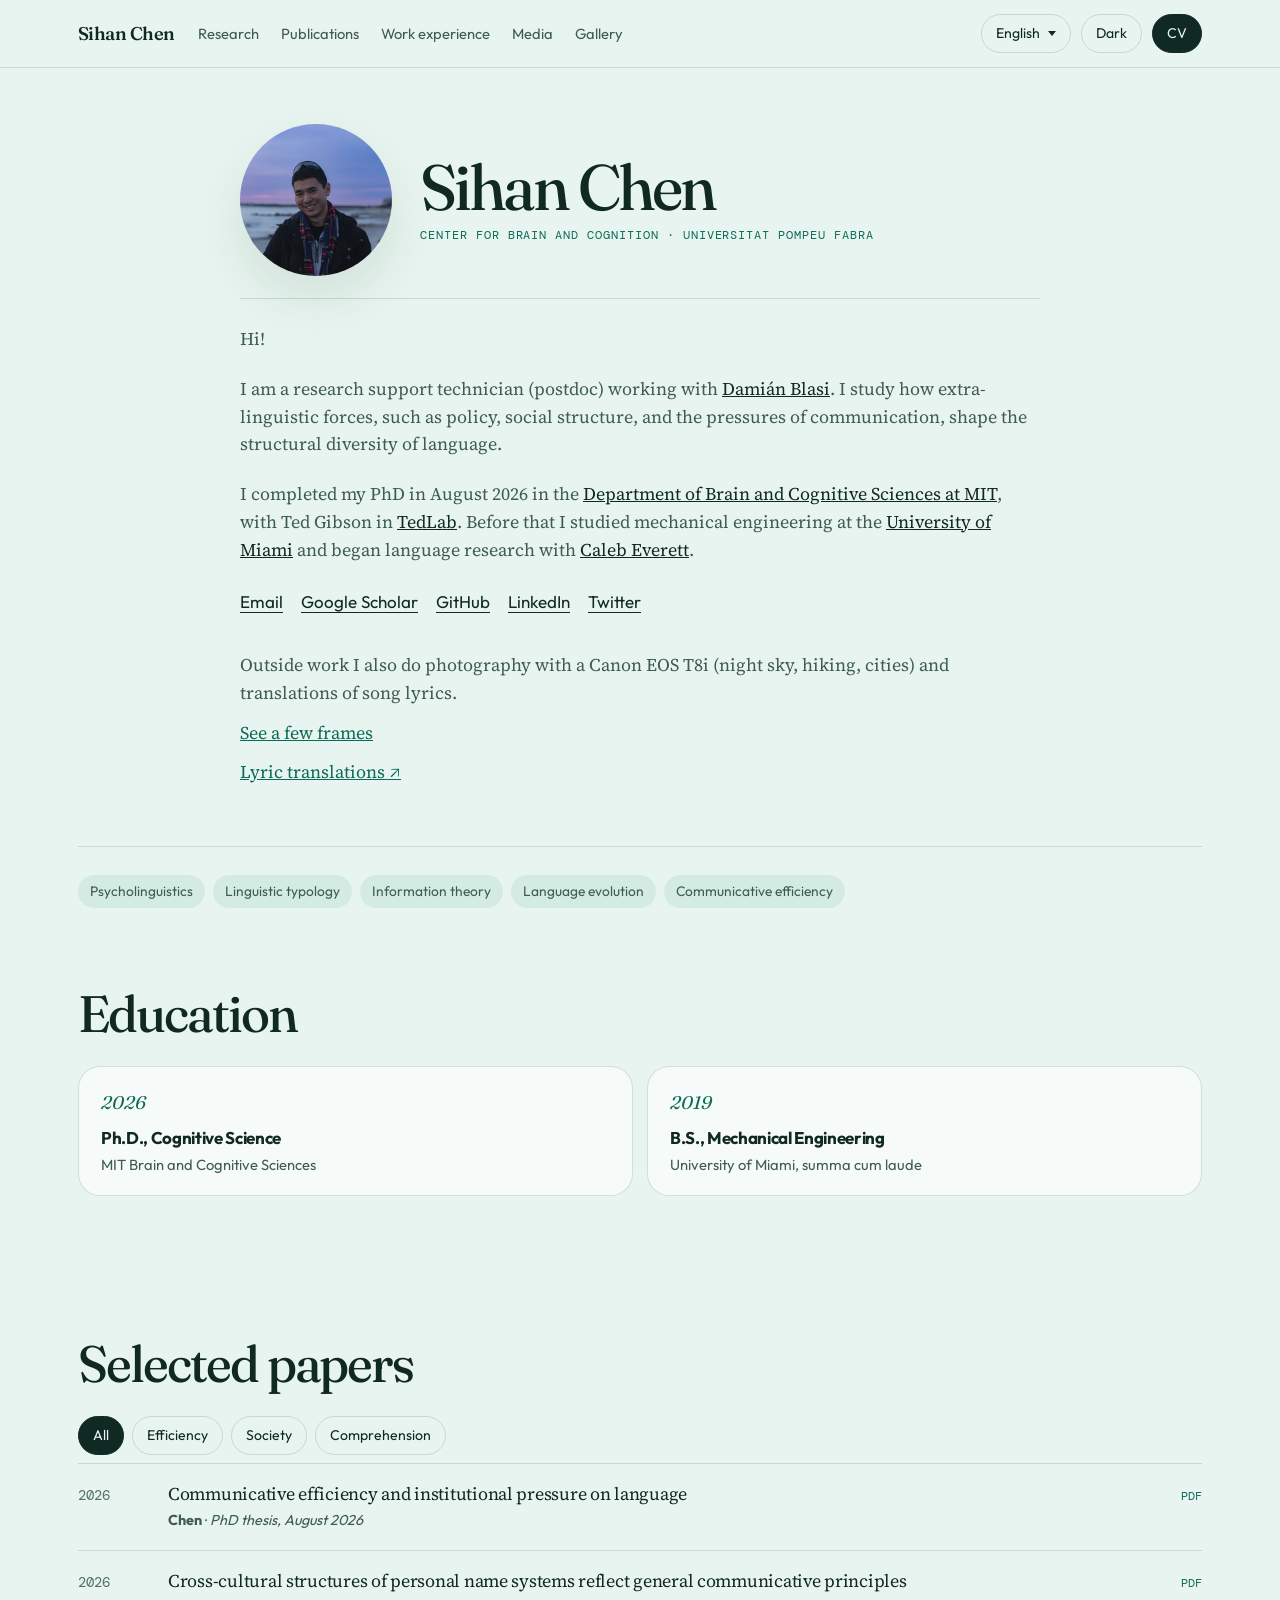
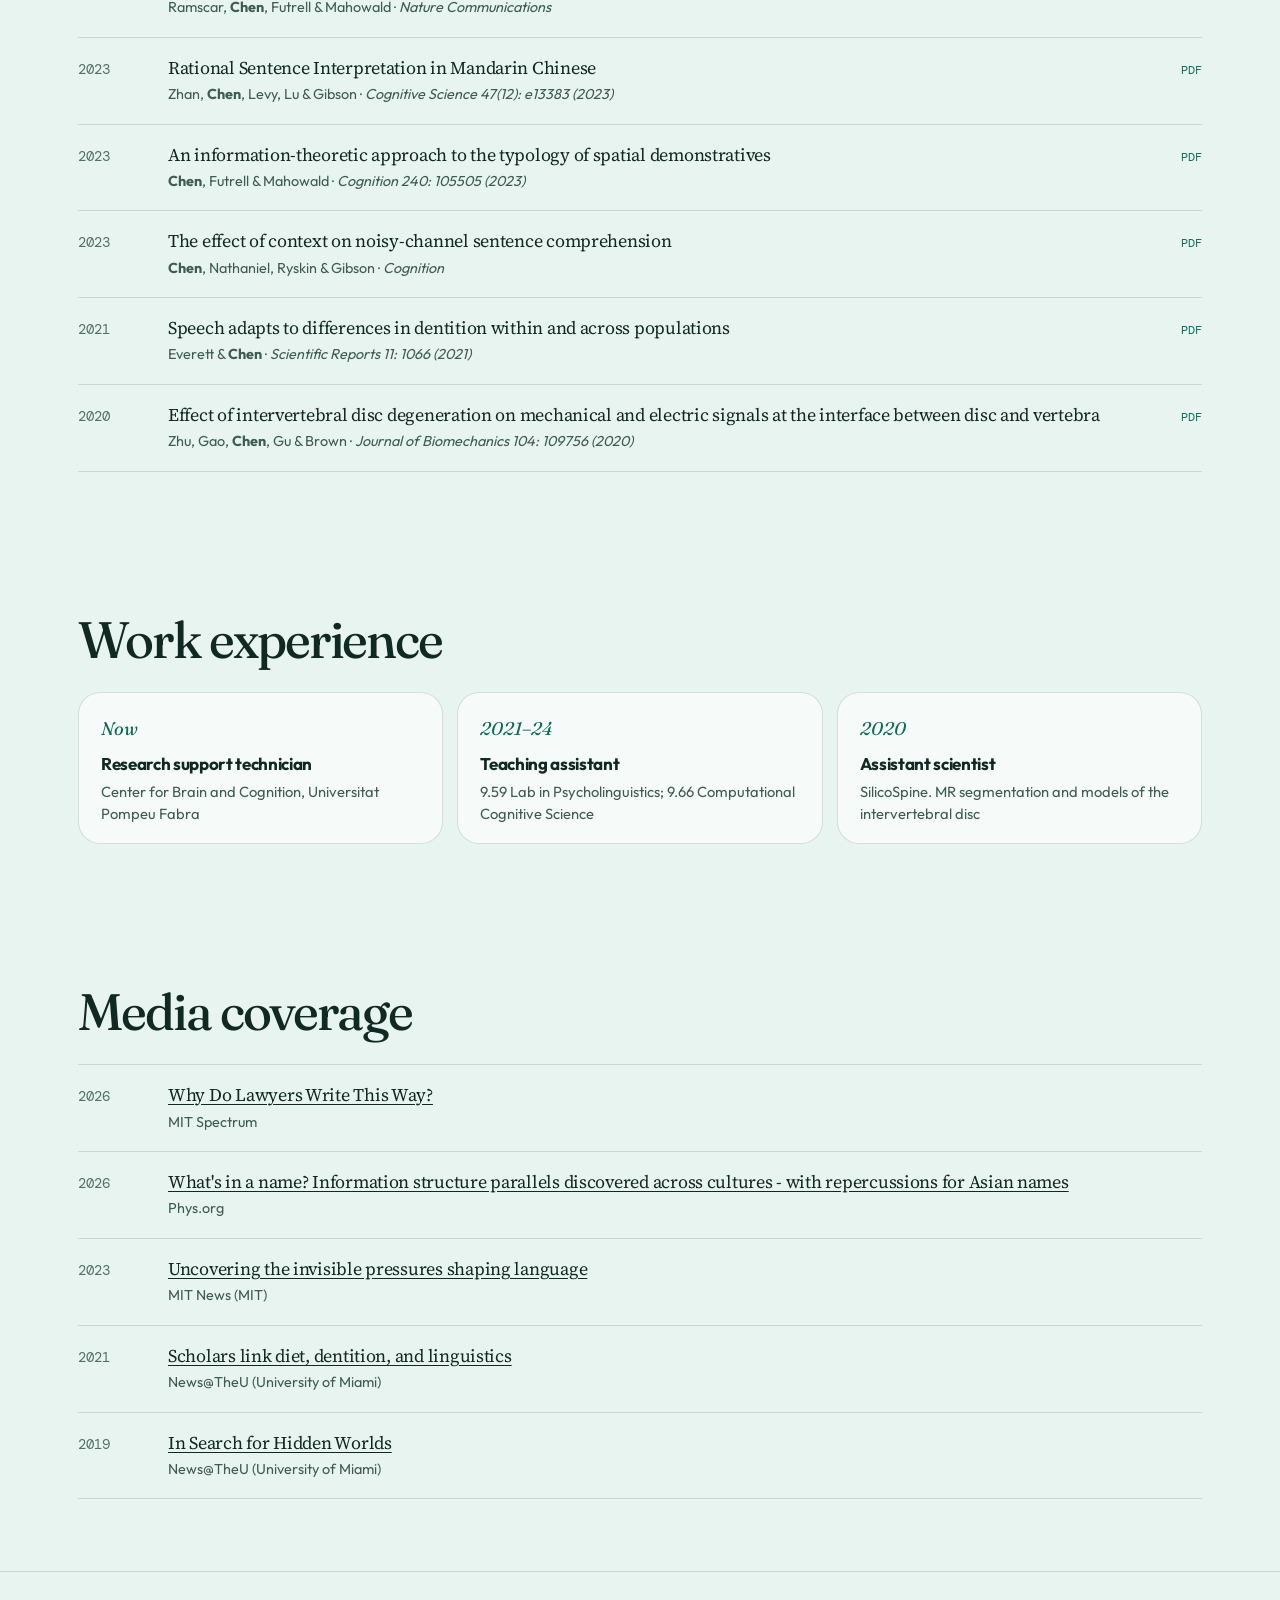
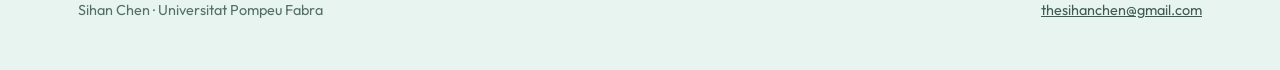
<file: index.html>
<!DOCTYPE html>
<html lang="en">
<head>
  <meta charset="utf-8">
  <meta name="viewport" content="width=device-width, initial-scale=1">
  <title>Sihan Chen</title>
  <meta name="description" content="Sihan Chen, cognitive scientist at Universitat Pompeu Fabra.">
  <link rel="preconnect" href="https://fonts.googleapis.com">
  <link rel="preconnect" href="https://fonts.gstatic.com" crossorigin>
  <link href="https://fonts.googleapis.com/css2?family=DM+Mono:wght@400;500&family=Fraunces:ital,opsz,wght@0,9..144,460;0,9..144,560;1,9..144,460&family=Outfit:wght@400;500;600&family=Source+Serif+4:ital,opsz,wght@0,8..60,400;0,8..60,600;1,8..60,400&display=swap" rel="stylesheet">

  <link rel="stylesheet" href="site.css?v=16">
</head>
<body>
  <div class="chrome">
    <header class="nav">
      <a class="brand" href="#top">Sihan Chen</a>
      <nav class="nav-links" aria-label="Primary">
                <a href="research.html">Research</a>
        <a href="publications.html">Publications</a>
        <a href="#experience">Work experience</a>
        <a href="#media">Media</a>
        <a href="gallery.html">Gallery</a>
      </nav>
      <div class="nav-actions">
        <div class="lang">
          <button class="btn lang-toggle" type="button" lang="en" aria-expanded="false" aria-haspopup="true" aria-controls="lang-menu">English<span class="caret" aria-hidden="true"></span></button>
          <ul class="lang-menu" id="lang-menu" hidden aria-label="Language">
              <li><a href="index.html" hreflang="en" lang="en" aria-current="true">English</a></li>
              <li><a href="el/index.html" hreflang="el" lang="el">Ελληνικά</a></li>
          </ul>
        </div>
        <button class="btn" id="theme-toggle" type="button" aria-pressed="false" data-dark="Dark" data-light="Light">Dark</button>
        <a class="btn solid" href="old_site/static/uploads/CV_Sihan_Chen.pdf">CV</a>
        <button class="btn menu-toggle" id="menu-toggle" type="button" aria-expanded="false" aria-controls="drawer">Menu</button>
      </div>
    </header>
    <div class="drawer" id="drawer">
            <a href="research.html">Research</a>
      <a href="publications.html">Publications</a>
      <a href="#experience">Work experience</a>
      <a href="#media">Media</a>
      <a href="gallery.html">Gallery</a>
    </div>
  </div>

  <main id="top">
    <div class="wrap">
      <section class="hero" aria-labelledby="name">
        <div class="identity">
          <img class="portrait" src="old_site/content/en/authors/admin/avatar.jpg" alt="Sihan Chen, standing on a beach at dusk">
          <div>
            <h1 id="name">Sihan Chen</h1>
            <p class="kicker">Center for Brain and Cognition · Universitat Pompeu Fabra</p>
          </div>
        </div>
        <hr class="rule">
          <p class="lede">Hi!</p>
          <p class="lede">I am a research support technician (postdoc) working with <a href="https://www.damianblasi.org/">Damián Blasi</a>. I study how extra-linguistic forces, such as policy, social structure, and the pressures of communication, shape the structural diversity of language.</p>
          <p class="lede">I completed my PhD in August 2026 in the <a href="https://bcs.mit.edu">Department of Brain and Cognitive Sciences at MIT</a>, with Ted Gibson in <a href="http://tedlab.mit.edu">TedLab</a>. Before that I studied mechanical engineering at the <a href="http://welcome.miami.edu/">University of Miami</a> and began language research with <a href="https://www.udel.edu/academics/colleges/cas/about-us/college-leadership/caleb-everett/">Caleb Everett</a>.</p>
          <div class="hero-links">
            <a href="mailto:thesihanchen@gmail.com">Email</a>
            <a href="https://scholar.google.com/citations?user=3qf6YtwAAAAJ&amp;hl=en">Google Scholar</a>
            <a href="https://github.com/cshnican">GitHub</a>
            <a href="https://www.linkedin.com/in/cshnican/">LinkedIn</a>
            <a href="https://twitter.com/cshnican">Twitter</a>
          </div>
                <aside class="aside">
            <p>Outside work I also do photography with a Canon EOS T8i (night sky, hiking, cities) and translations of song lyrics.</p>
            <p><a href="gallery.html">See a few frames</a></p>
            <p><a href="https://lyricstranslate.com/en/translator/cshnican">Lyric translations ↗</a></p>
          </aside>
      </section>

      <div class="interests" aria-label="Interests">
        <span>Psycholinguistics</span>
        <span>Linguistic typology</span>
        <span>Information theory</span>
        <span>Language evolution</span>
        <span>Communicative efficiency</span>
      </div>

      <section id="education">
        <div class="section-head">
          <h2>Education</h2>
        </div>
        <div class="cards">
          <div class="step">
            <span class="year">2026</span>
            <div>
              <strong>Ph.D., Cognitive Science</strong>
              <small>MIT Brain and Cognitive Sciences</small>
            </div>
          </div>
          <div class="step">
            <span class="year">2019</span>
            <div>
              <strong>B.S., Mechanical Engineering</strong>
              <small>University of Miami, summa cum laude</small>
            </div>
          </div>
        </div>
      </section>

      <section id="papers">
        <div class="section-head">
          <h2>Selected papers</h2>
        </div>
        <div class="filters" role="group" aria-label="Filter papers">
          <button class="btn" type="button" data-filter="all" aria-pressed="true">All</button>
          <button class="btn" type="button" data-filter="efficiency" aria-pressed="false">Efficiency</button>
          <button class="btn" type="button" data-filter="society" aria-pressed="false">Society</button>
          <button class="btn" type="button" data-filter="comprehension" aria-pressed="false">Comprehension</button>
        </div>
        <div class="papers" id="papers-list">
<article class="paper" data-tags="efficiency society">
            <span class="year">2026</span>
            <div>
              <span class="paper-title">Communicative efficiency and institutional pressure on language</span>
              <span class="meta"><strong>Chen</strong> · <i>PhD thesis, August 2026</i></span>
            </div>
            <a class="pdf" href="old_site/content/en/publication/chen2026communicative/Sihan_Chen_final_draft.pdf">PDF</a>
          </article>
<article class="paper" data-tags="efficiency society">
            <span class="year">2026</span>
            <div>
              <span class="paper-title">Cross-cultural structures of personal name systems reflect general communicative principles</span>
              <span class="meta">Ramscar, <strong>Chen</strong>, Futrell &amp; Mahowald · <i>Nature Communications</i></span>
            </div>
            <a class="pdf" href="https://www.nature.com/articles/s41467-025-67079-8">PDF</a>
          </article>
<article class="paper" data-tags="comprehension">
            <span class="year">2023</span>
            <div>
              <span class="paper-title">Rational Sentence Interpretation in Mandarin Chinese</span>
              <span class="meta">Zhan, <strong>Chen</strong>, Levy, Lu &amp; Gibson · <i>Cognitive Science 47(12): e13383 (2023)</i></span>
            </div>
            <a class="pdf" href="old_site/content/en/publication/zhan2023rational/zhan2023_rational.pdf">PDF</a>
          </article>
<article class="paper" data-tags="efficiency">
            <span class="year">2023</span>
            <div>
              <span class="paper-title">An information-theoretic approach to the typology of spatial demonstratives</span>
              <span class="meta"><strong>Chen</strong>, Futrell &amp; Mahowald · <i>Cognition 240: 105505 (2023)</i></span>
            </div>
            <a class="pdf" href="old_site/content/en/publication/chen2023deictics/chen2023_deictics.pdf">PDF</a>
          </article>
<article class="paper" data-tags="comprehension">
            <span class="year">2023</span>
            <div>
              <span class="paper-title">The effect of context on noisy-channel sentence comprehension</span>
              <span class="meta"><strong>Chen</strong>, Nathaniel, Ryskin &amp; Gibson · <i>Cognition</i></span>
            </div>
            <a class="pdf" href="https://www.sciencedirect.com/science/article/pii/S0010027723001373?dgcid=author">PDF</a>
          </article>
<article class="paper" data-tags="society">
            <span class="year">2021</span>
            <div>
              <span class="paper-title">Speech adapts to differences in dentition within and across populations</span>
              <span class="meta">Everett &amp; <strong>Chen</strong> · <i>Scientific Reports 11: 1066 (2021)</i></span>
            </div>
            <a class="pdf" href="https://www.nature.com/articles/s41598-020-80190-8.pdf">PDF</a>
          </article>
<article class="paper" data-tags="">
            <span class="year">2020</span>
            <div>
              <span class="paper-title">Effect of intervertebral disc degeneration on mechanical and electric signals at the interface between disc and vertebra</span>
              <span class="meta">Zhu, Gao, <strong>Chen</strong>, Gu &amp; Brown · <i>Journal of Biomechanics 104: 109756 (2020)</i></span>
            </div>
            <a class="pdf" href="https://www.ncbi.nlm.nih.gov/pmc/articles/PMC7297466/pdf/nihms-1581681.pdf">PDF</a>
          </article>
        </div>
      </section>

      <section id="experience">
        <div class="section-head">
          <h2>Work experience</h2>
        </div>
        <div class="cards">
          <div class="step">
            <span class="year">Now</span>
            <div>
              <strong>Research support technician</strong>
              <small>Center for Brain and Cognition, Universitat Pompeu Fabra</small>
            </div>
          </div>
          <div class="step">
            <span class="year">2021–24</span>
            <div>
              <strong>Teaching assistant</strong>
              <small>9.59 Lab in Psycholinguistics; 9.66 Computational Cognitive Science</small>
            </div>
          </div>
          <div class="step">
            <span class="year">2020</span>
            <div>
              <strong>Assistant scientist</strong>
              <small>SilicoSpine. MR segmentation and models of the intervertebral disc</small>
            </div>
          </div>
        </div>
      </section>

      <section id="media">
        <div class="section-head">
          <h2>Media coverage</h2>
        </div>
        <div class="papers">
<article class="paper media">
            <span class="year">2026</span>
            <div>
              <span class="paper-title"><a href="https://betterworld.mit.edu/spectrum/issues/summer-2026/why-do-lawyers-write-this-way/">Why Do Lawyers Write This Way?</a></span>
              <span class="meta">MIT Spectrum</span>
            </div>
          </article>
<article class="paper media">
            <span class="year">2026</span>
            <div>
              <span class="paper-title"><a href="https://phys.org/news/2026-02-parallels-cultures-repercussions-asian.html">What&#x27;s in a name? Information structure parallels discovered across cultures - with repercussions for Asian names</a></span>
              <span class="meta">Phys.org</span>
            </div>
          </article>
<article class="paper media">
            <span class="year">2023</span>
            <div>
              <span class="paper-title"><a href="https://news.mit.edu/2023/sihan-chen-uncovering-invisible-pressures-shaping-language-0627">Uncovering the invisible pressures shaping language</a></span>
              <span class="meta">MIT News (MIT)</span>
            </div>
          </article>
<article class="paper media">
            <span class="year">2021</span>
            <div>
              <span class="paper-title"><a href="https://news.miami.edu/stories/2021/01/scholars-link-diet,-dentition,-and-linguistics.html">Scholars link diet, dentition, and linguistics</a></span>
              <span class="meta">News@TheU (University of Miami)</span>
            </div>
          </article>
<article class="paper media">
            <span class="year">2019</span>
            <div>
              <span class="paper-title"><a href="https://news.miami.edu/stories/2019/03/in-search-of-hidden-worlds.html">In Search for Hidden Worlds</a></span>
              <span class="meta">News@TheU (University of Miami)</span>
            </div>
          </article>
        </div>
      </section>
    </div>
  </main>

  <footer>
    <div class="wrap foot">
      <span>Sihan Chen · Universitat Pompeu Fabra</span>
      <span><a href="mailto:thesihanchen@gmail.com">thesihanchen@gmail.com</a></span>
    </div>
  </footer>

  <script src="site.js?v=13"></script>
</body>
</html>
</file>
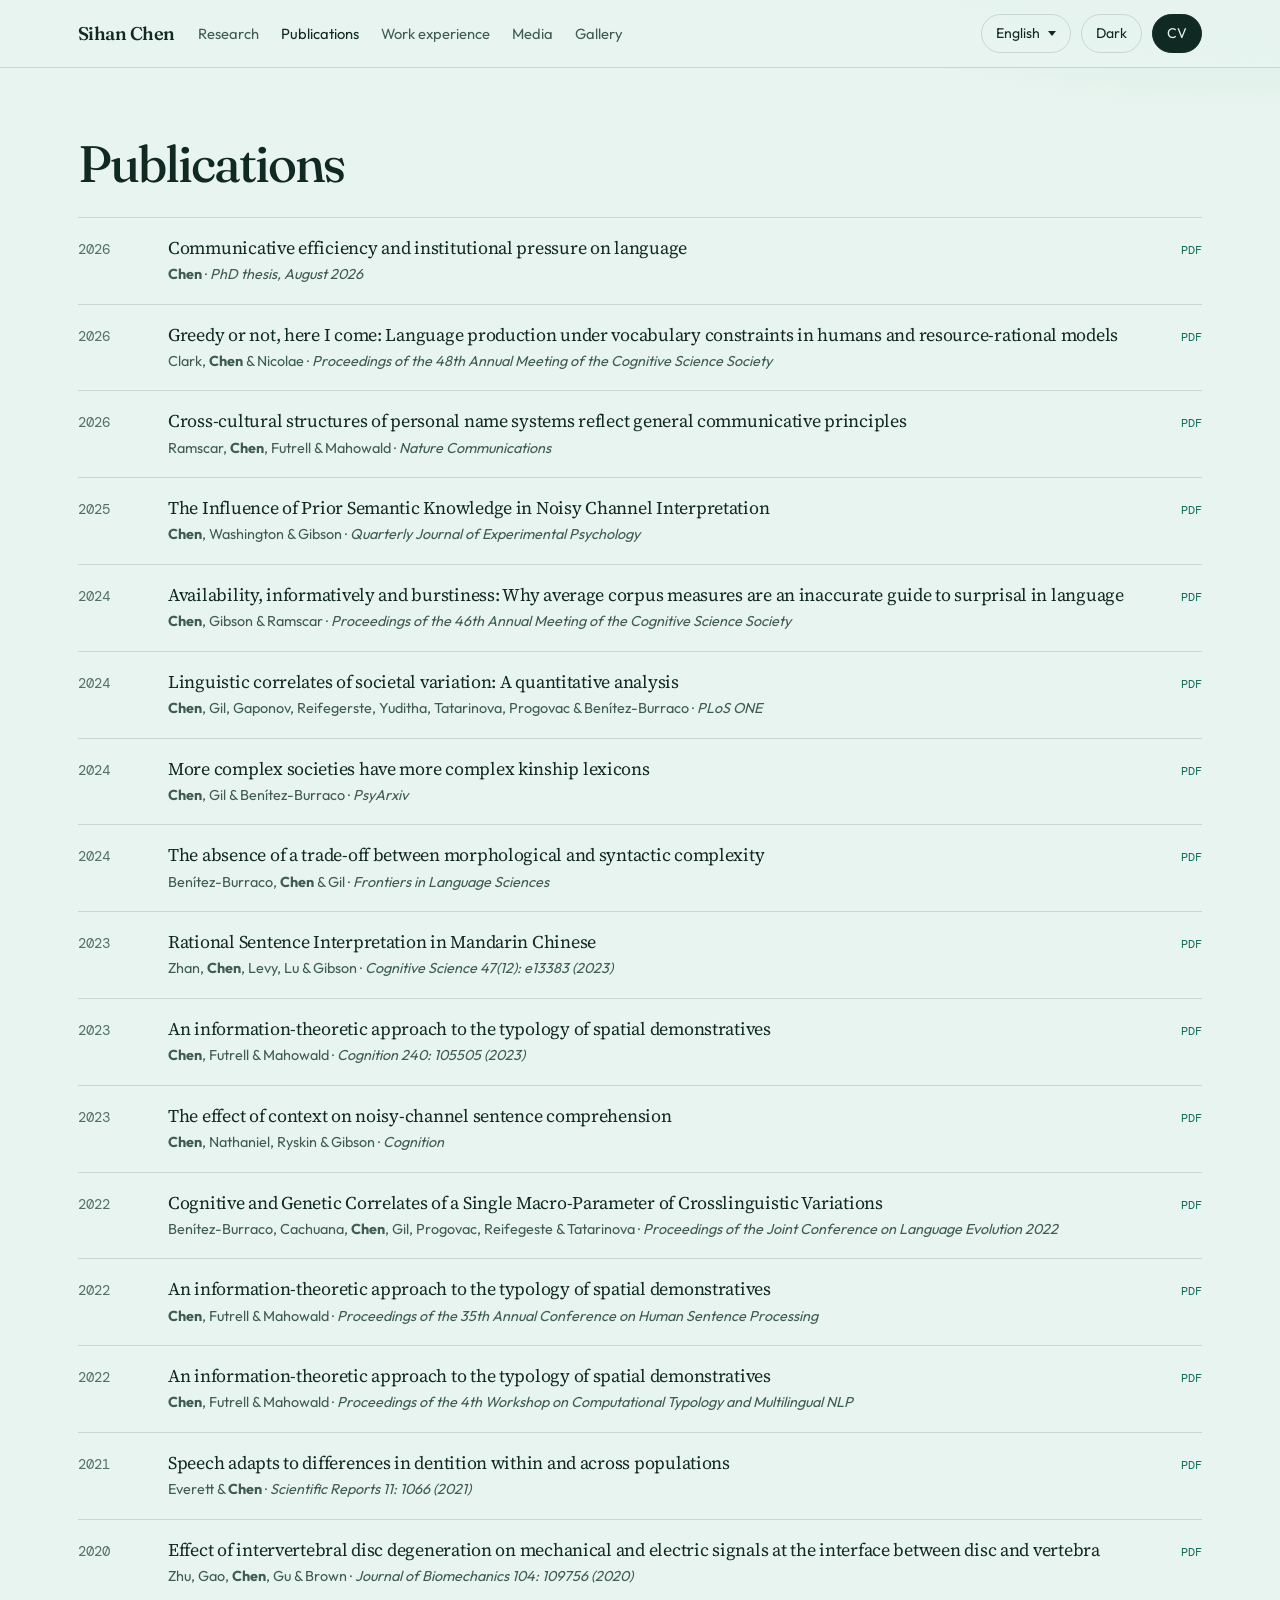
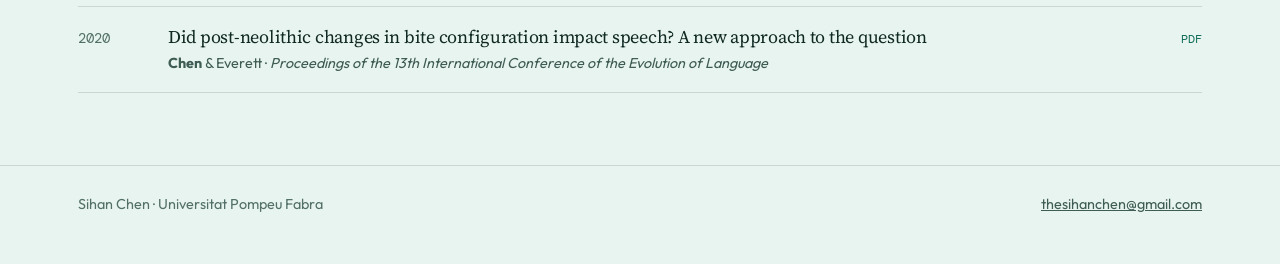
<file: publications.html>
<!DOCTYPE html>
<html lang="en">
<head>
  <meta charset="utf-8">
  <meta name="viewport" content="width=device-width, initial-scale=1">
  <title>Publications — Sihan Chen</title>
  <link rel="preconnect" href="https://fonts.googleapis.com">
  <link rel="preconnect" href="https://fonts.gstatic.com" crossorigin>
  <link href="https://fonts.googleapis.com/css2?family=DM+Mono:wght@400;500&family=Fraunces:ital,opsz,wght@0,9..144,460;0,9..144,560;1,9..144,460&family=Outfit:wght@400;500;600&family=Source+Serif+4:ital,opsz,wght@0,8..60,400;0,8..60,600;1,8..60,400&display=swap" rel="stylesheet">

  <link rel="stylesheet" href="site.css?v=16">
</head>
<body>
  <div class="chrome">
    <header class="nav">
      <a class="brand" href="index.html">Sihan Chen</a>
      <nav class="nav-links" aria-label="Primary">
                <a href="research.html">Research</a>
        <a href="publications.html" aria-current="page">Publications</a>
        <a href="index.html#experience">Work experience</a>
        <a href="index.html#media">Media</a>
        <a href="gallery.html">Gallery</a>
      </nav>
      <div class="nav-actions">
        <div class="lang">
          <button class="btn lang-toggle" type="button" lang="en" aria-expanded="false" aria-haspopup="true" aria-controls="lang-menu">English<span class="caret" aria-hidden="true"></span></button>
          <ul class="lang-menu" id="lang-menu" hidden aria-label="Language">
              <li><a href="publications.html" hreflang="en" lang="en" aria-current="true">English</a></li>
              <li><a href="el/publications.html" hreflang="el" lang="el">Ελληνικά</a></li>
          </ul>
        </div>
        <button class="btn" id="theme-toggle" type="button" aria-pressed="false" data-dark="Dark" data-light="Light">Dark</button>
        <a class="btn solid" href="old_site/static/uploads/CV_Sihan_Chen.pdf">CV</a>
        <button class="btn menu-toggle" id="menu-toggle" type="button" aria-expanded="false" aria-controls="drawer">Menu</button>
      </div>
    </header>
    <div class="drawer" id="drawer">
            <a href="research.html">Research</a>
      <a href="publications.html">Publications</a>
      <a href="index.html#experience">Work experience</a>
      <a href="index.html#media">Media</a>
      <a href="gallery.html">Gallery</a>
    </div>
  </div>

  <main>
    <div class="wrap">
      <section>
        <div class="section-head">
          <h1 class="page-title">Publications</h1>
        </div>
        <div class="papers">
<article class="paper">
            <span class="year">2026</span>
            <div>
              <span class="paper-title">Communicative efficiency and institutional pressure on language</span>
              <span class="meta"><strong>Chen</strong> · <i>PhD thesis, August 2026</i></span>
            </div>
            <a class="pdf" href="old_site/content/en/publication/chen2026communicative/Sihan_Chen_final_draft.pdf">PDF</a>
          </article>
<article class="paper">
            <span class="year">2026</span>
            <div>
              <span class="paper-title">Greedy or not, here I come: Language production under vocabulary constraints in humans and resource-rational models</span>
              <span class="meta">Clark, <strong>Chen</strong> &amp; Nicolae · <i>Proceedings of the 48th Annual Meeting of the Cognitive Science Society</i></span>
            </div>
            <a class="pdf" href="old_site/content/en/publication/clark2026greedy/greedy_or_not.pdf">PDF</a>
          </article>
<article class="paper">
            <span class="year">2026</span>
            <div>
              <span class="paper-title">Cross-cultural structures of personal name systems reflect general communicative principles</span>
              <span class="meta">Ramscar, <strong>Chen</strong>, Futrell &amp; Mahowald · <i>Nature Communications</i></span>
            </div>
            <a class="pdf" href="https://www.nature.com/articles/s41467-025-67079-8">PDF</a>
          </article>
<article class="paper">
            <span class="year">2025</span>
            <div>
              <span class="paper-title">The Influence of Prior Semantic Knowledge in Noisy Channel Interpretation</span>
              <span class="meta"><strong>Chen</strong>, Washington &amp; Gibson · <i>Quarterly Journal of Experimental Psychology</i></span>
            </div>
            <a class="pdf" href="https://journals.sagepub.com/doi/full/10.1177/17470218251383526">PDF</a>
          </article>
<article class="paper">
            <span class="year">2024</span>
            <div>
              <span class="paper-title">Availability, informatively and burstiness: Why average corpus measures are an inaccurate guide to surprisal in language</span>
              <span class="meta"><strong>Chen</strong>, Gibson &amp; Ramscar · <i>Proceedings of the 46th Annual Meeting of the Cognitive Science Society</i></span>
            </div>
            <a class="pdf" href="old_site/content/en/publication/chen2024availability/Classifier_stuff_cogsci.pdf">PDF</a>
          </article>
<article class="paper">
            <span class="year">2024</span>
            <div>
              <span class="paper-title">Linguistic correlates of societal variation: A quantitative analysis</span>
              <span class="meta"><strong>Chen</strong>, Gil, Gaponov, Reifegerste, Yuditha, Tatarinova, Progovac &amp; Benítez-Burraco · <i>PLoS ONE</i></span>
            </div>
            <a class="pdf" href="old_site/content/en/publication/chen2024linguistic/journal.pone.0300838.pdf">PDF</a>
          </article>
<article class="paper">
            <span class="year">2024</span>
            <div>
              <span class="paper-title">More complex societies have more complex kinship lexicons</span>
              <span class="meta"><strong>Chen</strong>, Gil &amp; Benítez-Burraco · <i>PsyArxiv</i></span>
            </div>
            <a class="pdf" href="old_site/content/en/publication/chen2024kinship/More_complex_societies_have_more_complex_kinship_lexicons%20%281%29.pdf">PDF</a>
          </article>
<article class="paper">
            <span class="year">2024</span>
            <div>
              <span class="paper-title">The absence of a trade-off between morphological and syntactic complexity</span>
              <span class="meta">Benítez-Burraco, <strong>Chen</strong> &amp; Gil · <i>Frontiers in Language Sciences</i></span>
            </div>
            <a class="pdf" href="old_site/content/en/publication/benitezburraco2024the/abb_chen_gil_2024.pdf">PDF</a>
          </article>
<article class="paper">
            <span class="year">2023</span>
            <div>
              <span class="paper-title">Rational Sentence Interpretation in Mandarin Chinese</span>
              <span class="meta">Zhan, <strong>Chen</strong>, Levy, Lu &amp; Gibson · <i>Cognitive Science 47(12): e13383 (2023)</i></span>
            </div>
            <a class="pdf" href="old_site/content/en/publication/zhan2023rational/zhan2023_rational.pdf">PDF</a>
          </article>
<article class="paper">
            <span class="year">2023</span>
            <div>
              <span class="paper-title">An information-theoretic approach to the typology of spatial demonstratives</span>
              <span class="meta"><strong>Chen</strong>, Futrell &amp; Mahowald · <i>Cognition 240: 105505 (2023)</i></span>
            </div>
            <a class="pdf" href="old_site/content/en/publication/chen2023deictics/chen2023_deictics.pdf">PDF</a>
          </article>
<article class="paper">
            <span class="year">2023</span>
            <div>
              <span class="paper-title">The effect of context on noisy-channel sentence comprehension</span>
              <span class="meta"><strong>Chen</strong>, Nathaniel, Ryskin &amp; Gibson · <i>Cognition</i></span>
            </div>
            <a class="pdf" href="https://www.sciencedirect.com/science/article/pii/S0010027723001373?dgcid=author">PDF</a>
          </article>
<article class="paper">
            <span class="year">2022</span>
            <div>
              <span class="paper-title">Cognitive and Genetic Correlates of a Single Macro-Parameter of Crosslinguistic Variations</span>
              <span class="meta">Benítez-Burraco, Cachuana, <strong>Chen</strong>, Gil, Progovac, Reifegeste &amp; Tatarinova · <i>Proceedings of the Joint Conference on Language Evolution 2022</i></span>
            </div>
            <a class="pdf" href="https://evolang.org/jcole2022/proceedings/papers/JCoLE2022_paper_12.pdf">PDF</a>
          </article>
<article class="paper">
            <span class="year">2022</span>
            <div>
              <span class="paper-title">An information-theoretic approach to the typology of spatial demonstratives</span>
              <span class="meta"><strong>Chen</strong>, Futrell &amp; Mahowald · <i>Proceedings of the 35th Annual Conference on Human Sentence Processing</i></span>
            </div>
            <a class="pdf" href="https://drive.google.com/file/d/1_uKQh8zJqcabWGZeqvNDPj8Bhbdh5zRy/view?usp=sharing">PDF</a>
          </article>
<article class="paper">
            <span class="year">2022</span>
            <div>
              <span class="paper-title">An information-theoretic approach to the typology of spatial demonstratives</span>
              <span class="meta"><strong>Chen</strong>, Futrell &amp; Mahowald · <i>Proceedings of the 4th Workshop on Computational Typology and Multilingual NLP</i></span>
            </div>
            <a class="pdf" href="https://sigtyp.github.io/workshops/2022/sigtyp/papers/SIGTYP4.pdf">PDF</a>
          </article>
<article class="paper">
            <span class="year">2021</span>
            <div>
              <span class="paper-title">Speech adapts to differences in dentition within and across populations</span>
              <span class="meta">Everett &amp; <strong>Chen</strong> · <i>Scientific Reports 11: 1066 (2021)</i></span>
            </div>
            <a class="pdf" href="https://www.nature.com/articles/s41598-020-80190-8.pdf">PDF</a>
          </article>
<article class="paper">
            <span class="year">2020</span>
            <div>
              <span class="paper-title">Effect of intervertebral disc degeneration on mechanical and electric signals at the interface between disc and vertebra</span>
              <span class="meta">Zhu, Gao, <strong>Chen</strong>, Gu &amp; Brown · <i>Journal of Biomechanics 104: 109756 (2020)</i></span>
            </div>
            <a class="pdf" href="https://www.ncbi.nlm.nih.gov/pmc/articles/PMC7297466/pdf/nihms-1581681.pdf">PDF</a>
          </article>
<article class="paper">
            <span class="year">2020</span>
            <div>
              <span class="paper-title">Did post-neolithic changes in bite configuration impact speech? A new approach to the question</span>
              <span class="meta"><strong>Chen</strong> &amp; Everett · <i>Proceedings of the 13th International Conference of the Evolution of Language</i></span>
            </div>
            <a class="pdf" href="https://brussels.evolang.org/proceedings/papers/EvoLang13_paper_28.pdf">PDF</a>
          </article>
        </div>
      </section>
    </div>
  </main>

  <footer>
    <div class="wrap foot">
      <span>Sihan Chen · Universitat Pompeu Fabra</span>
      <span><a href="mailto:thesihanchen@gmail.com">thesihanchen@gmail.com</a></span>
    </div>
  </footer>

  <script src="site.js?v=13"></script>
</body>
</html>
</file>
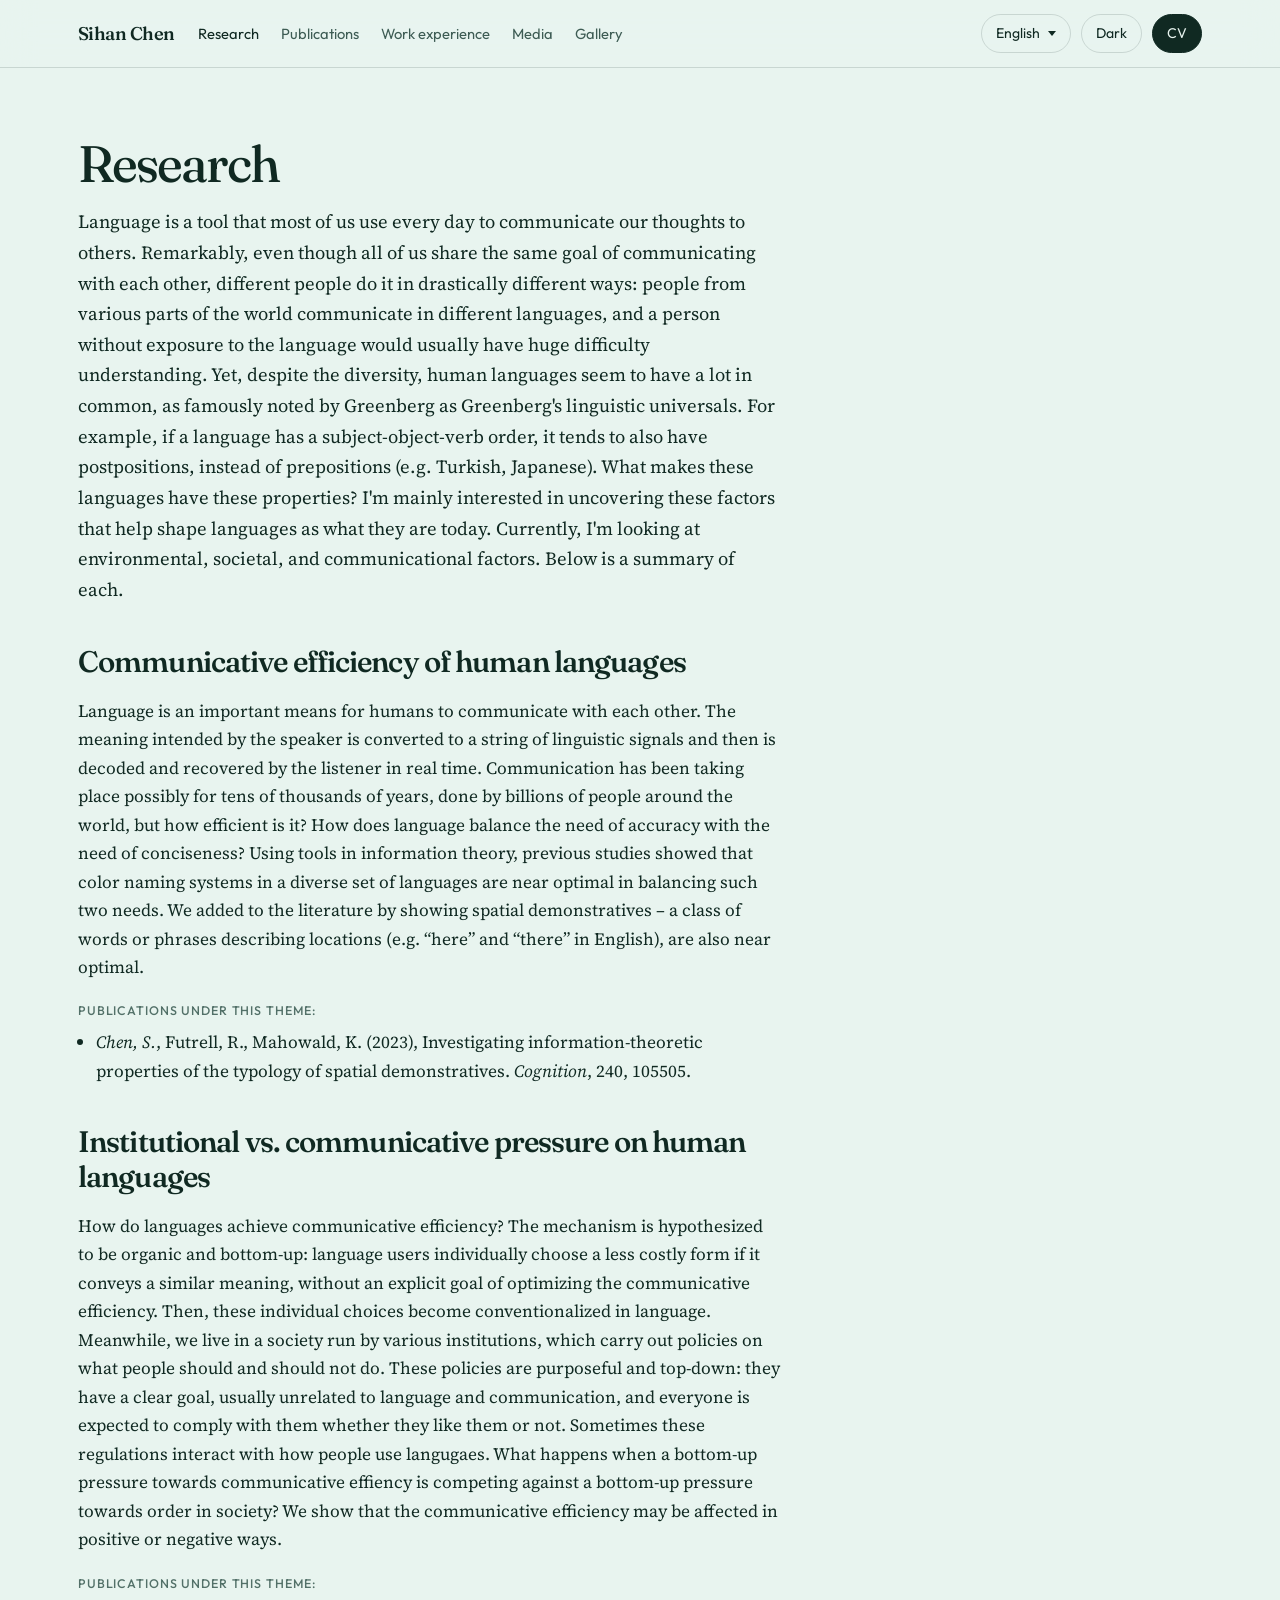
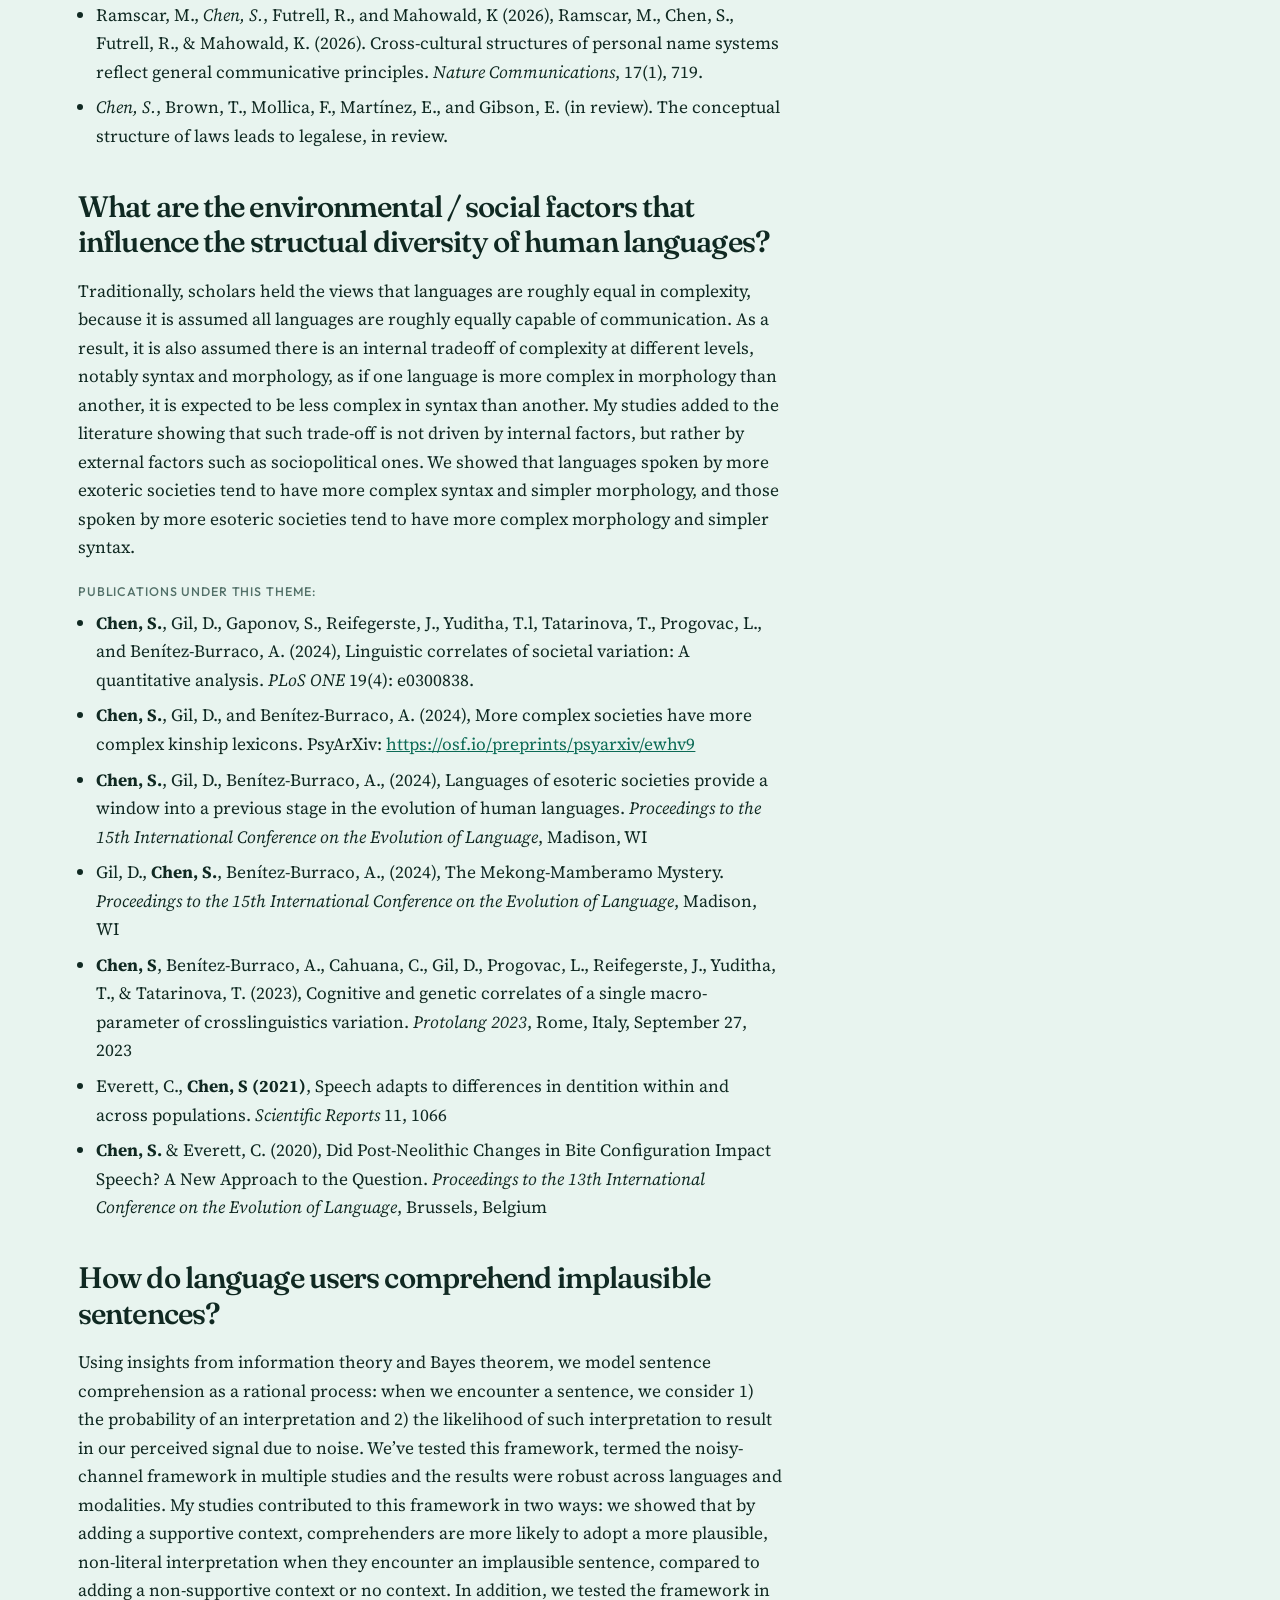
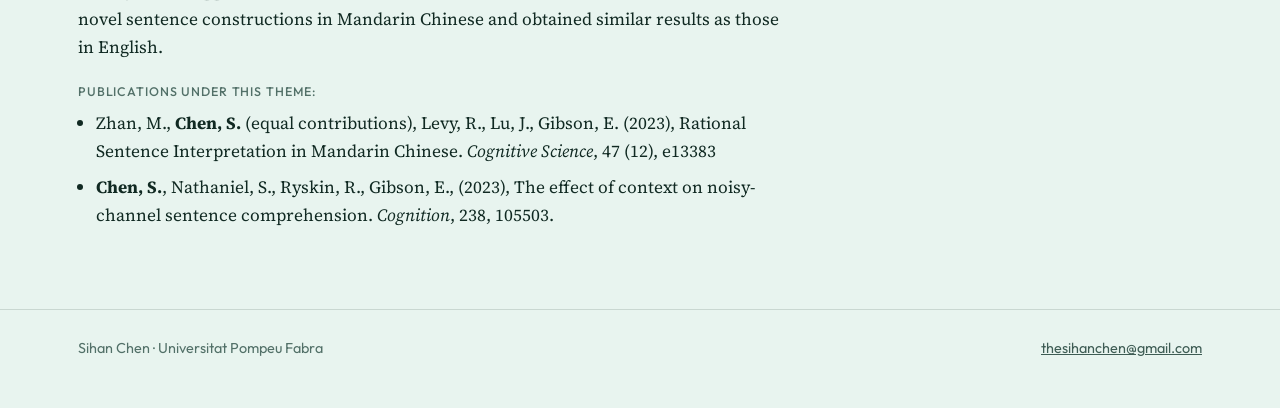
<file: research.html>
<!DOCTYPE html>
<html lang="en">
<head>
  <meta charset="utf-8">
  <meta name="viewport" content="width=device-width, initial-scale=1">
  <title>Research — Sihan Chen</title>
  <link rel="preconnect" href="https://fonts.googleapis.com">
  <link rel="preconnect" href="https://fonts.gstatic.com" crossorigin>
  <link href="https://fonts.googleapis.com/css2?family=DM+Mono:wght@400;500&family=Fraunces:ital,opsz,wght@0,9..144,460;0,9..144,560;1,9..144,460&family=Outfit:wght@400;500;600&family=Source+Serif+4:ital,opsz,wght@0,8..60,400;0,8..60,600;1,8..60,400&display=swap" rel="stylesheet">

  <link rel="stylesheet" href="site.css?v=16">
</head>
<body>
  <div class="chrome">
    <header class="nav">
      <a class="brand" href="index.html">Sihan Chen</a>
      <nav class="nav-links" aria-label="Primary">
                <a href="research.html" aria-current="page">Research</a>
        <a href="publications.html">Publications</a>
        <a href="index.html#experience">Work experience</a>
        <a href="index.html#media">Media</a>
        <a href="gallery.html">Gallery</a>
      </nav>
      <div class="nav-actions">
        <div class="lang">
          <button class="btn lang-toggle" type="button" lang="en" aria-expanded="false" aria-haspopup="true" aria-controls="lang-menu">English<span class="caret" aria-hidden="true"></span></button>
          <ul class="lang-menu" id="lang-menu" hidden aria-label="Language">
              <li><a href="research.html" hreflang="en" lang="en" aria-current="true">English</a></li>
              <li><a href="el/index.html" hreflang="el" lang="el">Ελληνικά</a></li>
          </ul>
        </div>
        <button class="btn" id="theme-toggle" type="button" aria-pressed="false" data-dark="Dark" data-light="Light">Dark</button>
        <a class="btn solid" href="old_site/static/uploads/CV_Sihan_Chen.pdf">CV</a>
        <button class="btn menu-toggle" id="menu-toggle" type="button" aria-expanded="false" aria-controls="drawer">Menu</button>
      </div>
    </header>
    <div class="drawer" id="drawer">
            <a href="research.html">Research</a>
      <a href="publications.html">Publications</a>
      <a href="index.html#experience">Work experience</a>
      <a href="index.html#media">Media</a>
      <a href="gallery.html">Gallery</a>
    </div>
  </div>

  <main>
    <div class="wrap">
      <section class="copy">
        <h1 class="page-title">Research</h1>
        <p class="lead">Language is a tool that most of us use every day to communicate our thoughts to others. Remarkably, even though all of us share the same goal of communicating with each other, different people do it in drastically different ways: people from various parts of the world communicate in different languages, and a person without exposure to the language would usually have huge difficulty understanding. Yet, despite the diversity, human languages seem to have a lot in common, as famously noted by Greenberg as Greenberg&#x27;s linguistic universals. For example, if a language has a subject-object-verb order, it tends to also have postpositions, instead of prepositions (e.g. Turkish, Japanese). What makes these languages have these properties? I&#x27;m mainly interested in uncovering these factors that help shape languages as what they are today. Currently, I&#x27;m looking at environmental, societal, and communicational factors. Below is a summary of each.</p>
        <h2>Communicative efficiency of human languages</h2>
        <p>Language is an important means for humans to communicate with each other. The meaning intended by the speaker is converted to a string of linguistic signals and then is decoded and recovered by the listener in real time. Communication has been taking place possibly for tens of thousands of years, done by billions of people around the world, but how efficient is it? How does language balance the need of accuracy with the need of conciseness? Using tools in information theory, previous studies showed that color naming systems in a diverse set of languages are near optimal in balancing such two needs. We added to the literature by showing spatial demonstratives – a class of words or phrases describing locations (e.g. “here” and “there” in English), are also near optimal.</p>
        <h3>Publications under this theme:</h3>
        <ul>
          <li><em>Chen, S.</em>, Futrell, R., Mahowald, K. (2023), Investigating information-theoretic properties of the typology of spatial demonstratives. <em>Cognition</em>, 240, 105505.</li>
        </ul>
        <h2>Institutional vs. communicative pressure on human languages</h2>
        <p>How do languages achieve communicative efficiency? The mechanism is hypothesized to be organic and bottom-up: language users individually choose a less costly form if it conveys a similar meaning, without an explicit goal of optimizing the communicative efficiency. Then, these individual choices become conventionalized in language. Meanwhile, we live in a society run by various institutions, which carry out policies on what people should and should not do. These policies are purposeful and top-down: they have a clear goal, usually unrelated to language and communication, and everyone is expected to comply with them whether they like them or not. Sometimes these regulations interact with how people use langugaes. What happens when a bottom-up pressure towards communicative effiency is competing against a bottom-up pressure towards order in society? We show that the communicative efficiency may be affected in positive or negative ways.</p>
        <h3>Publications under this theme:</h3>
        <ul>
          <li>Ramscar, M., <em>Chen, S.</em>, Futrell, R., and Mahowald, K (2026), Ramscar, M., Chen, S., Futrell, R., &amp; Mahowald, K. (2026). Cross-cultural structures of personal name systems reflect general communicative principles. <em>Nature Communications</em>, 17(1), 719.</li>
          <li><em>Chen, S.</em>, Brown, T., Mollica, F., Martínez, E., and Gibson, E. (in review). The conceptual structure of laws leads to legalese, in review.</li>
        </ul>
        <h2>What are the environmental / social factors that influence the structual diversity of human languages?</h2>
        <p>Traditionally, scholars held the views that languages are roughly equal in complexity, because it is assumed all languages are roughly equally capable of communication. As a result, it is also assumed there is an internal tradeoff of complexity at different levels, notably syntax and morphology, as if one language is more complex in morphology than another, it is expected to be less complex in syntax than another. My studies added to the literature showing that such trade-off is not driven by internal factors, but rather by external factors such as sociopolitical ones. We showed that languages spoken by more exoteric societies tend to have more complex syntax and simpler morphology, and those spoken by more esoteric societies tend to have more complex morphology and simpler syntax.</p>
        <h3>Publications under this theme:</h3>
        <ul>
          <li><strong>Chen, S.</strong>, Gil, D., Gaponov, S., Reifegerste, J., Yuditha, T.l, Tatarinova, T., Progovac, L., and Benítez-Burraco, A. (2024), Linguistic correlates of societal variation: A quantitative analysis. <em>PLoS ONE</em> 19(4): e0300838.</li>
          <li><strong>Chen, S.</strong>, Gil, D., and Benítez-Burraco, A. (2024), More complex societies have more complex kinship lexicons. PsyArXiv: <a href="https://osf.io/preprints/psyarxiv/ewhv9">https://osf.io/preprints/psyarxiv/ewhv9</a></li>
          <li><strong>Chen, S.</strong>, Gil, D., Benítez-Burraco, A., (2024), Languages of esoteric societies provide a window into a previous stage in the evolution of human languages. <em>Proceedings to the 15th International Conference on the Evolution of Language</em>, Madison, WI</li>
          <li>Gil, D., <strong>Chen, S.</strong>, Benítez-Burraco, A., (2024), The Mekong-Mamberamo Mystery. <em>Proceedings to the 15th International Conference on the Evolution of Language</em>, Madison, WI</li>
          <li><strong>Chen, S</strong>, Benítez-Burraco, A., Cahuana, C., Gil, D., Progovac, L., Reifegerste, J., Yuditha, T., &amp; Tatarinova, T. (2023), Cognitive and genetic correlates of a single macro-parameter of crosslinguistics variation. <em>Protolang 2023</em>, Rome, Italy, September 27, 2023</li>
          <li>Everett, C., <strong>Chen, S (2021)</strong>, Speech adapts to differences in dentition within and across populations. <em>Scientific Reports</em> 11, 1066</li>
          <li><strong>Chen, S.</strong> &amp; Everett, C. (2020), Did Post-Neolithic Changes in Bite Configuration Impact Speech? A New Approach to the Question. <em>Proceedings to the 13th International Conference on the Evolution of Language</em>, Brussels, Belgium</li>
        </ul>
        <h2>How do language users comprehend implausible sentences?</h2>
        <p>Using insights from information theory and Bayes theorem, we model sentence comprehension as a rational process: when we encounter a sentence, we consider 1) the probability of an interpretation and 2) the likelihood of such interpretation to result in our perceived signal due to noise. We’ve tested this framework, termed the noisy-channel framework in multiple studies and the results were robust across languages and modalities. My studies contributed to this framework in two ways: we showed that by adding a supportive context, comprehenders are more likely to adopt a more plausible, non-literal interpretation when they encounter an implausible sentence, compared to adding a non-supportive context or no context. In addition, we tested the framework in novel sentence constructions in Mandarin Chinese and obtained similar results as those in English.</p>
        <h3>Publications under this theme:</h3>
        <ul>
          <li>Zhan, M., <strong>Chen, S.</strong> (equal contributions), Levy, R., Lu, J., Gibson, E. (2023), Rational Sentence Interpretation in Mandarin Chinese. <em>Cognitive Science</em>, 47 (12), e13383</li>
          <li><strong>Chen, S.</strong>, Nathaniel, S., Ryskin, R., Gibson, E., (2023), The effect of context on noisy-channel sentence comprehension. <em>Cognition</em>, 238, 105503.</li>
        </ul>
        </section>
    </div>
  </main>

  <footer>
    <div class="wrap foot">
      <span>Sihan Chen · Universitat Pompeu Fabra</span>
      <span><a href="mailto:thesihanchen@gmail.com">thesihanchen@gmail.com</a></span>
    </div>
  </footer>

  <script src="site.js?v=13"></script>
</body>
</html>
</file>
<file: site.css>
:root {
  --bg: #e8f4ef;
  --bg-2: #c5e4d6;
  --ink: #102922;
  --muted: #3e5c54;
  --faint: #527068;
  --line: rgba(16, 41, 34, 0.14);
  --accent: #0c6b56;
  --accent-soft: #d5f0e6;
  --chip: #d3ebe3;
  --surface: rgba(255, 255, 255, 0.62);
  --shadow: 0 22px 50px rgba(12, 64, 48, 0.1);
  --nav: rgba(232, 244, 239, 0.88);
  --glow-a: rgba(52, 168, 128, 0.22);
  --glow-b: rgba(186, 226, 210, 0.9);
  --photo-radius: 18px;
  color-scheme: light;
}

html[data-theme="ink"] {
  --bg: #070b16;
  --bg-2: #12182c;
  --ink: #e8f7f1;
  --muted: #b7cdc6;
  --faint: #8aa39b;
  --line: rgba(190, 245, 220, 0.14);
  --accent: #7eefc8;
  --accent-soft: #10241c;
  --chip: rgba(126, 239, 200, 0.1);
  --surface: rgba(126, 239, 200, 0.06);
  --shadow: 0 18px 40px rgba(0, 0, 0, 0.35);
  --nav: rgba(7, 11, 22, 0.82);
  --glow-a: rgba(94, 235, 176, 0.32);
  --glow-b: rgba(124, 86, 230, 0.38);
  color-scheme: dark;
}

* { box-sizing: border-box; }
html { scroll-behavior: smooth; }
body {
  margin: 0;
  background:
    radial-gradient(980px 460px at 8% -12%, var(--glow-b), transparent 58%),
    radial-gradient(860px 420px at 96% -8%, var(--glow-a), transparent 62%),
    var(--bg);
  color: var(--ink);
  font-family: "Outfit", "Avenir Next", "Segoe UI", sans-serif;
  font-size: 17px;
  line-height: 1.5;
}
html[data-theme="ink"] body {
  background:
    radial-gradient(520px 240px at 0% 150px, rgba(140, 100, 220, 0.18), transparent 72%),
    radial-gradient(520px 240px at 100% 130px, rgba(64, 200, 150, 0.14), transparent 74%),
    var(--bg);
}
html[data-theme="ink"] .chrome {
  background:
    linear-gradient(90deg, rgba(130, 90, 210, 0.16), transparent 42%, rgba(64, 200, 150, 0.12)),
    var(--nav);
}
img { max-width: 100%; display: block; }
a { color: inherit; }
button, a { -webkit-tap-highlight-color: transparent; }
:focus-visible {
  outline: 2px solid var(--accent);
  outline-offset: 3px;
}

.chrome {
  position: sticky;
  top: 0;
  z-index: 20;
  background: var(--nav);
  backdrop-filter: blur(16px);
  border-bottom: 1px solid var(--line);
}
.nav {
  display: flex;
  align-items: center;
  justify-content: space-between;
  flex-wrap: wrap;
  row-gap: 10px;
  gap: 24px;
  max-width: 1180px;
  margin: 0 auto;
  padding: 14px 28px;
}
.brand {
  font-family: "Fraunces", Georgia, serif;
  font-weight: 560;
  letter-spacing: -0.03em;
  text-decoration: none;
  font-size: 1.15rem;
}
.nav-links {
  display: flex;
  align-items: center;
  gap: 22px;
}
.nav-links a {
  text-decoration: none;
  color: var(--muted);
  font-size: 0.92rem;
}
.nav-links a:hover,
.nav-links a[aria-current="page"] { color: var(--ink); }
.nav-actions { display: flex; align-items: center; gap: 10px; margin-left: auto; }
.lang { position: relative; }
.lang-toggle .caret {
  width: 0;
  height: 0;
  margin-left: 8px;
  border-left: 4px solid transparent;
  border-right: 4px solid transparent;
  border-top: 5px solid currentColor;
}
.lang-menu {
  position: absolute;
  top: calc(100% + 8px);
  right: 0;
  z-index: 30;
  min-width: 11rem;
  margin: 0;
  padding: 6px;
  list-style: none;
  background: var(--bg);
  border: 1px solid var(--line);
  border-radius: 16px;
  box-shadow: var(--shadow);
}
.lang-menu[hidden] { display: none; }
.lang-menu a {
  display: block;
  padding: 8px 12px;
  border-radius: 10px;
  text-decoration: none;
  color: var(--ink);
  white-space: nowrap;
}
.lang-menu a:hover,
.lang-menu a[aria-current="true"] { background: var(--chip); }
.lang-menu a[lang="el"] { font-family: "Tinos", "Times New Roman", Times, serif; }
.btn {
  display: inline-flex;
  align-items: center;
  justify-content: center;
  border: 1px solid var(--line);
  background: transparent;
  color: var(--ink);
  text-decoration: none;
  border-radius: 999px;
  padding: 8px 14px;
  font: inherit;
  font-size: 0.88rem;
  cursor: pointer;
}
.btn:hover { background: var(--surface); }
.btn.solid {
  background: var(--ink);
  color: var(--bg);
  border-color: var(--ink);
}
.btn.solid:hover { opacity: 0.88; }
.menu-toggle { display: none; }

.wrap {
  max-width: 1180px;
  margin: 0 auto;
  padding: 0 28px;
}

.hero {
  display: grid;
  grid-template-columns: auto minmax(0, 1fr);
  align-items: center;
  column-gap: 28px;
  width: min(100%, 50rem);
  margin: 0 auto;
  padding: 56px 0 12px;
}
.identity { display: contents; }
.identity > div { grid-column: 2; grid-row: 1; min-width: 0; }
.kicker {
  margin: 8px 0 0;
  font-family: "DM Mono", ui-monospace, monospace;
  font-size: 12px;
  letter-spacing: 0.08em;
  text-transform: uppercase;
  color: var(--accent);
}
h1 {
  margin: 0;
  font-family: "Fraunces", Georgia, serif;
  font-weight: 460;
  font-size: clamp(2.6rem, 5vw, 4.2rem);
  line-height: 0.95;
  letter-spacing: -0.045em;
}
.rule {
  grid-column: 1 / -1;
  margin: 22px 0 4px;
  border: 0;
  height: 1px;
  width: 100%;
  background: var(--line);
}
.lede {
  grid-column: 1 / -1;
  margin: 22px 0 0;
  max-width: none;
  font-family: "Source Serif 4", Georgia, serif;
  font-size: 1.12rem;
  line-height: 1.55;
  color: var(--muted);
}
.lede a { color: var(--ink); }
.hero-links {
  grid-column: 1 / -1;
  display: flex;
  flex-wrap: wrap;
  gap: 10px 18px;
  margin-top: 26px;
}
.hero .aside { grid-column: 1 / -1; }
.hero-links a {
  color: var(--ink);
  text-underline-offset: 4px;
}
.portrait {
  grid-column: 1;
  grid-row: 1;
  width: 152px;
  height: 152px;
  object-fit: cover;
  object-position: 50% 28%;
  border-radius: 50%;
  box-shadow: var(--shadow);
}
.interests {
  display: flex;
  flex-wrap: wrap;
  gap: 8px;
  padding: 28px 0 10px;
  border-top: 1px solid var(--line);
  margin-top: 36px;
}
.interests span {
  background: var(--chip);
  border-radius: 999px;
  padding: 6px 12px;
  font-size: 0.86rem;
  color: var(--muted);
}

section { padding: 72px 0; scroll-margin-top: 120px; }
.section-head {
  display: flex;
  justify-content: space-between;
  align-items: flex-end;
  gap: 24px;
  margin-bottom: 28px;
}
.section-head h2,
h1.page-title {
  margin: 0;
  font-family: "Fraunces", Georgia, serif;
  font-weight: 460;
  font-size: clamp(2.2rem, 4vw, 3.4rem);
  letter-spacing: -0.04em;
  line-height: 0.95;
}
.section-head p {
  margin: 0;
  max-width: 34rem;
  color: var(--muted);
  font-family: "Source Serif 4", Georgia, serif;
}

.themes {
  display: grid;
  grid-template-columns: 1fr 1fr;
  gap: 14px;
}
.theme {
  background: var(--surface);
  border: 1px solid var(--line);
  border-radius: 22px;
  padding: 26px 26px 22px;
  min-height: 240px;
  display: flex;
  flex-direction: column;
}
.theme:hover { border-color: var(--accent); }
.num {
  font-family: "Fraunces", Georgia, serif;
  font-style: italic;
  color: var(--accent);
  font-size: 1.15rem;
}
.theme h3 {
  margin: 12px 0 10px;
  font-family: "Fraunces", Georgia, serif;
  font-weight: 560;
  font-size: 1.55rem;
  letter-spacing: -0.03em;
  line-height: 1.15;
}
.theme p {
  margin: 0;
  color: var(--muted);
  font-family: "Source Serif 4", Georgia, serif;
  font-size: 1.02rem;
}
.theme em {
  display: block;
  margin-top: auto;
  padding-top: 18px;
  font-style: normal;
  font-family: "Outfit", sans-serif;
  font-size: 0.84rem;
  color: var(--faint);
}

.filters {
  display: flex;
  flex-wrap: wrap;
  gap: 8px;
  margin-bottom: 8px;
}
.filters button[aria-pressed="true"] {
  background: var(--ink);
  color: var(--bg);
  border-color: var(--ink);
}
.papers { border-top: 1px solid var(--line); }
.paper[hidden] { display: none; }
.paper {
  display: grid;
  grid-template-columns: 72px minmax(0, 1fr) auto;
  gap: 18px;
  align-items: baseline;
  padding: 18px 0;
  border-bottom: 1px solid var(--line);
  text-decoration: none;
}
.paper:hover .paper-title { color: var(--accent); }
.paper.media { grid-template-columns: 72px minmax(0, 1fr); }
.paper-title a { color: inherit; text-underline-offset: 3px; }
.year {
  font-family: "DM Mono", ui-monospace, monospace;
  font-size: 0.86rem;
  color: var(--faint);
}
.paper-title {
  display: block;
  font-family: "Source Serif 4", Georgia, serif;
  font-size: 1.12rem;
  letter-spacing: -0.015em;
  line-height: 1.35;
}
.meta {
  display: block;
  margin-top: 4px;
  color: var(--muted);
  font-size: 0.9rem;
}
.meta i { font-style: italic; }
.pdf {
  font-family: "DM Mono", ui-monospace, monospace;
  font-size: 12px;
  color: var(--accent);
  text-decoration: none;
  white-space: nowrap;
}

.path {
  display: grid;
  grid-template-columns: 1.1fr 0.9fr;
  gap: 40px;
}
.cards {
  display: grid;
  grid-template-columns: repeat(auto-fit, minmax(220px, 1fr));
  gap: 14px;
}
.cards .step {
  display: flex;
  flex-direction: column;
  align-items: flex-start;
  gap: 8px;
  margin: 0;
  padding: 22px 22px 18px;
  background: var(--surface);
  border: 1px solid var(--line);
  border-radius: 22px;
}
.cards .year {
  font-family: "Fraunces", Georgia, serif;
  font-style: italic;
  font-size: 1.15rem;
  color: var(--accent);
}
.hero .aside { margin-top: 36px; }
.step strong { display: block; letter-spacing: -0.02em; }
.step span, .step small { color: var(--muted); }
.step small { display: block; margin-top: 4px; font-size: 0.92rem; }
.aside h3 {
  margin: 0 0 10px;
  font-family: "Fraunces", Georgia, serif;
  font-weight: 560;
  font-size: 1.35rem;
  letter-spacing: -0.03em;
}
.aside p {
  margin: 0 0 12px;
  font-family: "Source Serif 4", Georgia, serif;
  font-size: 1.12rem;
  line-height: 1.55;
  color: var(--muted);
}
.aside a { color: var(--accent); }

.gallery-grid {
  display: grid;
  grid-template-columns: 1.4fr 1fr;
  grid-template-rows: 220px 220px;
  gap: 12px;
}
.gallery-grid img {
  width: 100%;
  height: 100%;
  object-fit: cover;
  border-radius: 18px;
}
.gallery-grid img:first-child { grid-row: 1 / span 2; }

.place-map {
  position: relative;
  z-index: 0;
  isolation: isolate;
  height: 420px;
  margin: 28px 0 8px;
  border: 1px solid var(--line);
  border-radius: 18px;
  overflow: hidden;
  background: var(--bg-2);
}
.place-map .leaflet-container {
  height: 100%;
  width: 100%;
  background: var(--bg-2);
  font-family: "Outfit", "Avenir Next", sans-serif;
}
html[data-theme="ink"] .place-map .leaflet-tile-pane {
  filter: invert(1) hue-rotate(180deg) brightness(0.85) saturate(0.55);
}
.pin {
  background: #fffdf8;
  border: 1px solid #102922;
  border-radius: 50%;
  box-shadow: 0 0 0 1px rgba(255, 253, 248, 0.95);
}
html[data-theme="ink"] .pin {
  background: #fffdf8;
  border-color: #102922;
  box-shadow: 0 0 0 1px rgba(7, 11, 22, 0.85);
}
.leaflet-tooltip.pin-tip {
  background: var(--bg);
  color: var(--ink);
  border: 1px solid var(--line);
  border-radius: 10px;
  box-shadow: var(--shadow);
  font-size: 0.82rem;
  line-height: 1.35;
  padding: 6px 8px;
  max-width: 240px;
  white-space: normal;
}
.leaflet-tooltip-top.pin-tip::before { border-top-color: var(--bg); }
.leaflet-tooltip-bottom.pin-tip::before { border-bottom-color: var(--bg); }
.place-map .leaflet-control-attribution {
  background: rgba(255, 255, 255, 0.78);
  color: #3e5c54;
  font-size: 11px;
  max-width: 70%;
}
html[data-theme="ink"] .place-map .leaflet-control-attribution {
  background: rgba(7, 11, 22, 0.78);
  color: #b7cdc6;
}
.place-map .leaflet-control-attribution a { color: inherit; }
.place-map .leaflet-bar {
  border: 1px solid var(--line);
  box-shadow: none;
}
.place-map .leaflet-bar a {
  background: var(--bg);
  color: var(--ink);
  border-bottom-color: var(--line);
}
.place-map .leaflet-bar a:hover { background: var(--accent-soft); }

.album {
  display: grid;
  grid-template-columns: repeat(auto-fill, minmax(min(100%, 220px), 1fr));
  gap: 12px;
  margin: 18px 0 8px;
}
.shot {
  position: relative;
  display: block;
  width: 100%;
  padding: 0;
  border: 0;
  border-radius: 18px;
  overflow: hidden;
  background: none;
  color: inherit;
  cursor: zoom-in;
  font: inherit;
  text-align: left;
}
.album img,
.lightbox img {
  -webkit-user-drag: none;
  user-select: none;
  -webkit-touch-callout: none;
}
.album img {
  width: 100%;
  height: 220px;
  object-fit: cover;
  border-radius: 18px;
}
.shot .place {
  position: absolute;
  left: 0;
  right: 0;
  bottom: 0;
  margin: 0;
  padding: 10px 12px 11px;
  background: rgba(7, 16, 14, 0.78);
  box-shadow: 0 -28px 24px rgba(7, 16, 14, 0.28);
  color: #f4faf7;
  font-size: 0.78rem;
  line-height: 1.35;
  text-wrap: pretty;
  opacity: 0;
  transition: opacity 0.2s ease;
}
.shot:hover .place,
.shot:focus-visible .place { opacity: 1; }
.lightbox[hidden] { display: none; }
.lightbox {
  position: fixed;
  inset: 0;
  z-index: 40;
  display: grid;
  place-items: center;
  padding: 28px 20px;
  background: rgba(7, 16, 14, 0.9);
}
.lightbox figure { margin: 0; max-width: min(1100px, 100%); }
.lightbox img {
  display: block;
  max-width: 100%;
  max-height: calc(100vh - 168px);
  object-fit: contain;
  border-radius: 12px;
}
.lightbox-caption {
  max-width: 36rem;
  margin: 14px auto 0;
  color: #f4faf7;
  text-align: center;
}
.lightbox-title,
.lightbox-place {
  display: block;
  line-height: 1.45;
  text-wrap: pretty;
}
.lightbox-title { font-size: 1.05rem; }
.lightbox-place {
  margin-top: 4px;
  font-size: 0.95rem;
  color: rgba(244, 250, 247, 0.84);
}
.lightbox-caption.place-only .lightbox-place {
  margin-top: 0;
  font-size: 1.02rem;
  color: #f4faf7;
}
.lightbox-caption[hidden],
.lightbox-title[hidden],
.lightbox-place[hidden] { display: none; }
.lightbox-close {
  position: absolute;
  top: 16px;
  right: 16px;
  width: 42px;
  height: 42px;
  border: 0;
  border-radius: 999px;
  background: rgba(255, 255, 255, 0.16);
  color: #f4faf7;
  font-size: 1.6rem;
  line-height: 1;
  cursor: pointer;
}

.copy {
  max-width: 44rem;
}
.copy .lead,
.copy p,
.copy li {
  font-family: "Source Serif 4", Georgia, serif;
  font-size: 1.08rem;
  line-height: 1.65;
}
.copy .lead { font-size: 1.16rem; }
.copy h2 {
  margin: 2.4rem 0 0.7rem;
  font-family: "Fraunces", Georgia, serif;
  font-weight: 560;
  font-size: clamp(1.45rem, 2.4vw, 1.85rem);
  letter-spacing: -0.03em;
  line-height: 1.2;
}
.copy h3 {
  margin: 1.3rem 0 0.4rem;
  font-family: "Outfit", sans-serif;
  font-size: 0.78rem;
  font-weight: 500;
  letter-spacing: 0.07em;
  text-transform: uppercase;
  color: var(--faint);
}
.copy ul {
  margin: 0;
  padding-left: 1.15rem;
}
.copy li { margin: 0.45rem 0; }
.copy li a { color: var(--accent); }

footer {
  border-top: 1px solid var(--line);
  padding: 28px 0 48px;
}
.foot {
  display: flex;
  justify-content: space-between;
  gap: 16px;
  flex-wrap: wrap;
  color: var(--faint);
  font-size: 0.9rem;
}
.foot a { color: var(--muted); }

.drawer {
  display: none;
  padding: 8px 28px 18px;
  border-top: 1px solid var(--line);
}
.drawer a {
  display: block;
  padding: 10px 0;
  text-decoration: none;
  color: var(--ink);
}

@media (max-width: 860px) {
  .nav, .wrap, .drawer { padding-left: 16px; padding-right: 16px; }
  .nav { gap: 12px; }
  .nav-links { display: none; }
  .menu-toggle { display: inline-flex; }
  .btn { min-height: 40px; }
  .drawer a { padding: 14px 0; }
  .drawer.open { display: block; }
  .themes, .path, .gallery-grid, .paper, .step {
    grid-template-columns: 1fr;
  }
  .hero {
    column-gap: 16px;
    width: 100%;
    padding-top: 28px;
  }
  .kicker { letter-spacing: 0.04em; }
  #experience .cards { grid-template-columns: 1fr; }
  .portrait { width: 72px; height: 72px; }
  .section-head { flex-direction: column; align-items: flex-start; }
  .gallery-grid { grid-template-rows: 240px 180px 180px; }
  .gallery-grid img:first-child { grid-row: auto; }
  .paper { gap: 6px; }
  .paper-title, .meta, .lede, .copy p, .copy li { overflow-wrap: break-word; }
  section { padding: 48px 0; }
}

@media (max-width: 560px) {
  .cards, .album { grid-template-columns: 1fr; }
  .place-map { height: 300px; }
  .album img { height: 210px; }
  h1 { font-size: 2.15rem; }
  .brand { font-size: 1rem; }
  .btn { padding: 8px 11px; }
  .nav { gap: 8px; }
}

html[lang="el"] body,
html[lang="el"] .btn,
html[lang="el"] .nav-links,
html[lang="el"] .kicker,
html[lang="el"] .paper .year,
html[lang="el"] .pdf,
html[lang="el"] .copy h3,
html[lang="el"] .copy p,
html[lang="el"] .copy li,
html[lang="el"] .lede,
html[lang="el"] .paper-title,
html[lang="el"] .meta,
html[lang="el"] .interests,
html[lang="el"] h1,
html[lang="el"] .brand,
html[lang="el"] .section-head h2,
html[lang="el"] h1.page-title,
html[lang="el"] .aside h3,
html[lang="el"] .copy h2,
html[lang="el"] .cards .year,
html[lang="el"] .pin-tip {
  font-family: "Tinos", "Times New Roman", Times, serif;
}
html[lang="el"] h1,
html[lang="el"] .brand,
html[lang="el"] .section-head h2,
html[lang="el"] h1.page-title,
html[lang="el"] .copy h2,
html[lang="el"] .aside h3 {
  font-weight: 700;
}
html[lang="el"] .kicker {
  letter-spacing: 0.04em;
  font-size: 12px;
}
</file>
